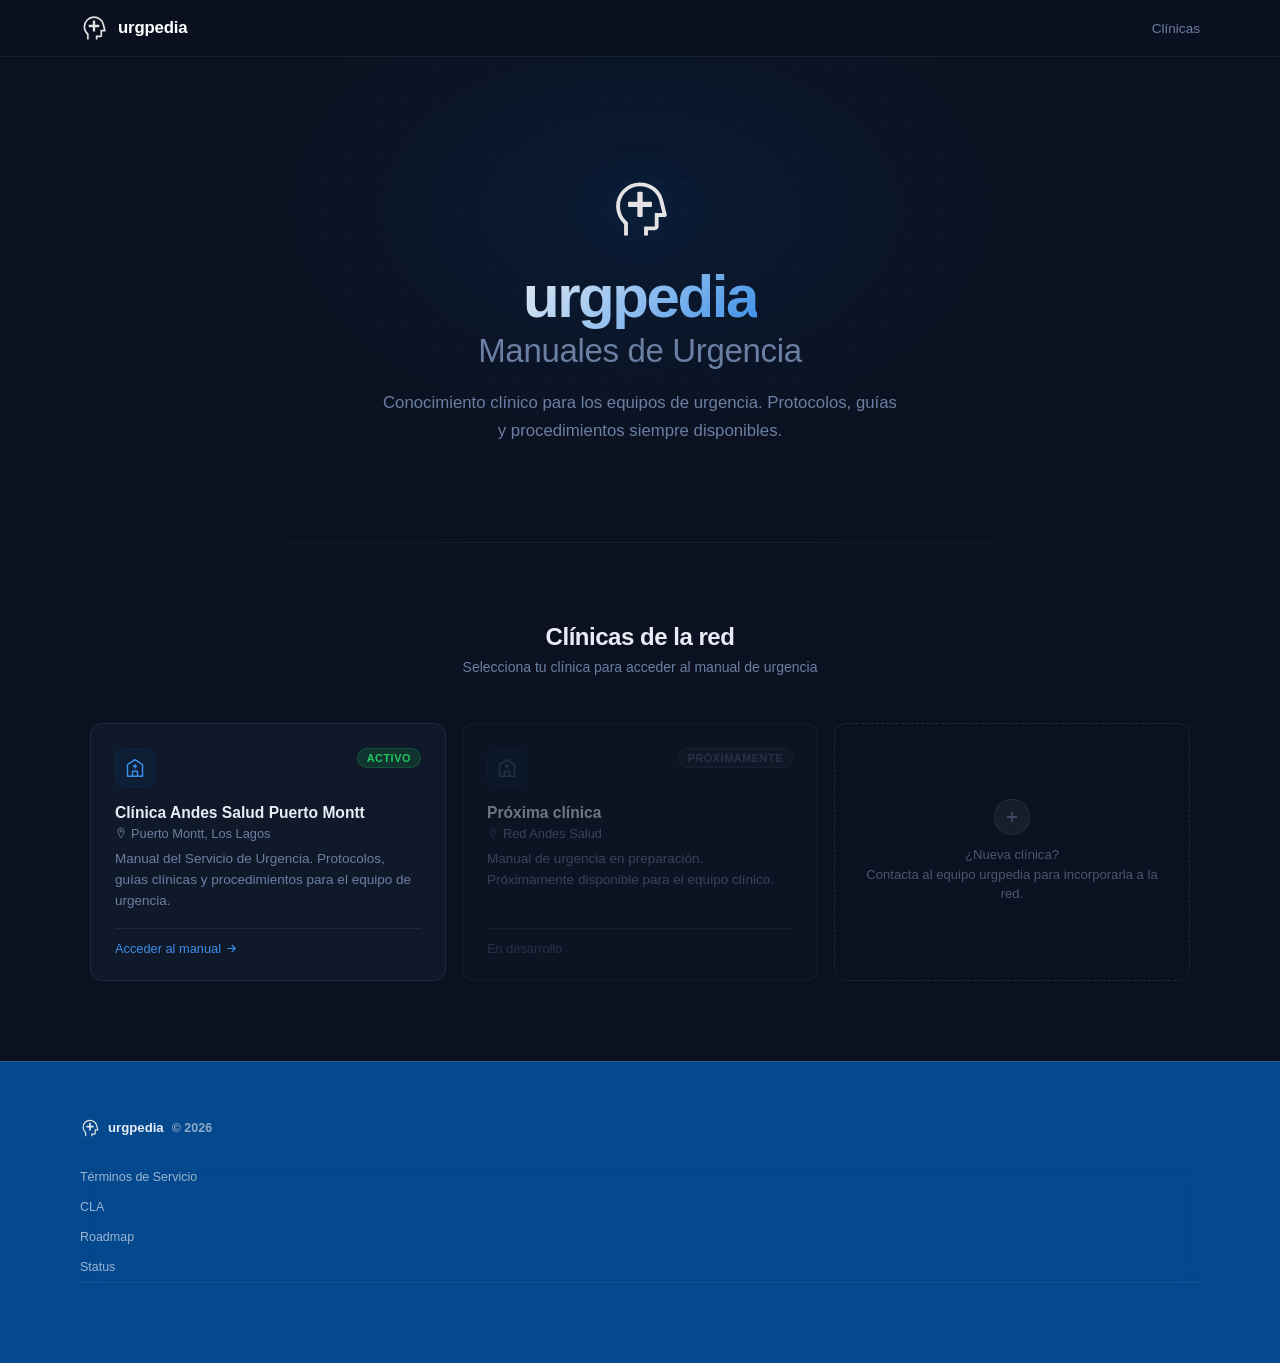
<file: landing/index.html>
<!DOCTYPE html>
<html lang="es">
<head>
  <meta charset="UTF-8">
  <meta name="viewport" content="width=device-width, initial-scale=1.0">
  <title>urgpedia — Red de Manuales de Urgencia</title>
  <meta name="description" content="Plataforma de manuales clínicos de urgencia para la red de clínicas Andes Salud.">
  <link rel="icon" type="image/svg+xml" href="/assets/urgpedia-favicon.svg">
  <style>
    *, *::before, *::after { box-sizing: border-box; margin: 0; padding: 0; }

    :root {
      --bg:           #0b1120;
      --bg-card:      #0f1929;
      --bg-card-hover:#111d30;
      --blue:         #04488e;
      --blue-mid:     #1a6bc7;
      --blue-bright:  #3b8fe8;
      --blue-glow:    rgba(4,72,142,.35);
      --border:       rgba(255,255,255,.07);
      --border-hover: rgba(59,143,232,.4);
      --text:         #e8edf5;
      --text-muted:   #6b7fa3;
      --text-dim:     #4a5670;
      --white:        #ffffff;
      --green:        #22c55e;
      --green-dim:    rgba(34,197,94,.15);
      --radius:       12px;
    }

    html { scroll-behavior: smooth; }

    body {
      font-family: -apple-system, BlinkMacSystemFont, 'Segoe UI', Roboto, sans-serif;
      background: var(--bg);
      color: var(--text);
      min-height: 100vh;
      display: flex;
      flex-direction: column;
    }

    /* ── NAV ─────────────────────────────────────── */
    nav {
      position: sticky; top: 0; z-index: 100;
      background: rgba(11,17,32,.85);
      border-bottom: 1px solid var(--border);
      backdrop-filter: blur(12px);
      -webkit-backdrop-filter: blur(12px);
    }
    .nav-inner {
      max-width: 1120px; margin: 0 auto;
      padding: 0;
      height: 56px;
      display: flex; align-items: center; justify-content: space-between;
    }
    .nav-brand {
      display: flex; align-items: center; gap: 10px;
      text-decoration: none;
    }
    .nav-brand img { width: 28px; height: 28px; flex-shrink: 0; }
    .nav-brand-name {
      font-size: 1.05rem; font-weight: 700; letter-spacing: -.01em;
      color: var(--white);
    }
    .nav-links { display: flex; gap: 24px; align-items: center; }
    .nav-links a {
      font-size: .85rem; color: var(--text-muted); text-decoration: none;
      transition: color .15s;
    }
    .nav-links a:hover { color: var(--text); }

    /* ── HERO ────────────────────────────────────── */
    .hero {
      padding: clamp(72px,12vw,120px) clamp(16px,5vw,64px) clamp(56px,10vw,96px);
      display: flex; align-items: center; justify-content: center;
      text-align: center;
      position: relative; overflow: hidden;
    }
    /* radial glow */
    .hero::before {
      content: '';
      position: absolute;
      top: -20%; left: 50%; transform: translateX(-50%);
      width: 800px; height: 500px;
      background: radial-gradient(ellipse at center, rgba(4,72,142,.18) 0%, transparent 70%);
      pointer-events: none;
    }
    /* dot grid */
    .hero::after {
      content: '';
      position: absolute; inset: 0;
      background-image: radial-gradient(rgba(255,255,255,.04) 1px, transparent 1px);
      background-size: 28px 28px;
      pointer-events: none;
    }
    .hero-content { position: relative; z-index: 1; max-width: 680px; }

    .hero-icon {
      width: 64px; height: 64px;
      margin: 0 auto 24px;
      display: block;
      filter: drop-shadow(0 0 20px var(--blue-glow));
    }

    .hero h1 {
      font-size: clamp(2.4rem,6vw,3.75rem);
      font-weight: 800; letter-spacing: -.04em;
      line-height: 1.05; margin-bottom: 20px;
      color: var(--white);
    }
    .hero h1 .brand {
      background: linear-gradient(135deg, #e8edf5 0%, var(--blue-bright) 100%);
      -webkit-background-clip: text; -webkit-text-fill-color: transparent;
      background-clip: text;
    }
    .hero h1 .sub {
      display: block;
      font-size: .55em; font-weight: 500;
      color: var(--text-muted);
      -webkit-text-fill-color: var(--text-muted);
      letter-spacing: -.01em;
      margin-top: 6px;
    }

    .hero p {
      font-size: clamp(.9rem,2vw,1.05rem);
      color: var(--text-muted); line-height: 1.7;
      max-width: 520px; margin: 0 auto;
    }

    /* ── DIVIDER ─────────────────────────────────── */
    .divider {
      height: 1px;
      background: linear-gradient(90deg, transparent, var(--border), transparent);
      margin: 0 clamp(16px,5vw,64px);
    }

    /* ── CLINICS ─────────────────────────────────── */
    .section {
      padding: clamp(48px,8vw,80px) clamp(16px,5vw,64px);
      flex: 1;
    }
    .section-header {
      text-align: center; margin-bottom: 48px;
    }
    .section-header h2 {
      font-size: clamp(1.2rem,2.5vw,1.5rem);
      font-weight: 600; letter-spacing: -.02em;
      color: var(--text); margin-bottom: 8px;
    }
    .section-header p {
      color: var(--text-muted); font-size: .875rem;
    }

    .cards {
      display: grid;
      grid-template-columns: repeat(auto-fill, minmax(280px, 1fr));
      gap: 16px;
      max-width: 1100px; margin: 0 auto;
    }

    /* ── CLINIC CARD ─────────────────────────────── */
    .card {
      background: var(--bg-card);
      border: 1px solid var(--border);
      border-radius: var(--radius);
      padding: 24px;
      display: flex; flex-direction: column; gap: 16px;
      transition: border-color .2s, background .2s, box-shadow .2s;
      text-decoration: none; color: inherit;
      position: relative; overflow: hidden;
    }
    .card:hover {
      border-color: var(--border-hover);
      background: var(--bg-card-hover);
      box-shadow: 0 0 0 1px rgba(59,143,232,.1), 0 8px 32px rgba(0,0,0,.3);
    }
    /* top accent line */
    .card::before {
      content: '';
      position: absolute; top: 0; left: 0; right: 0;
      height: 1px;
      background: linear-gradient(90deg, transparent, var(--blue-mid), transparent);
      opacity: 0; transition: opacity .2s;
    }
    .card:hover::before { opacity: 1; }

    .card.coming-soon {
      opacity: .45; pointer-events: none;
    }

    .card-header {
      display: flex; align-items: flex-start; justify-content: space-between; gap: 12px;
    }
    .card-icon {
      width: 40px; height: 40px;
      background: rgba(4,72,142,.12);
      border: 1px solid rgba(4,72,142,.2);
      border-radius: 9px;
      display: flex; align-items: center; justify-content: center;
      flex-shrink: 0;
    }
    .card-icon svg { width: 20px; height: 20px; }

    .badge {
      font-size: .68rem; font-weight: 600; letter-spacing: .05em;
      text-transform: uppercase;
      padding: 3px 9px; border-radius: 100px;
    }
    .badge-active {
      background: var(--green-dim);
      color: var(--green);
      border: 1px solid rgba(34,197,94,.2);
    }
    .badge-soon {
      background: rgba(255,255,255,.04);
      color: var(--text-dim);
      border: 1px solid var(--border);
    }

    .card-body h3 {
      font-size: .975rem; font-weight: 600;
      color: var(--text); margin-bottom: 4px;
    }
    .card-location {
      font-size: .8rem; color: var(--text-muted);
      display: flex; align-items: center; gap: 4px; margin-bottom: 8px;
    }
    .card-location svg { width: 12px; height: 12px; flex-shrink: 0; }
    .card-desc {
      font-size: .845rem; color: var(--text-muted); line-height: 1.55;
    }

    .card-footer {
      margin-top: auto;
      display: flex; align-items: center; justify-content: space-between;
      padding-top: 12px;
      border-top: 1px solid var(--border);
    }
    .card-link {
      font-size: .8rem; font-weight: 500; color: var(--blue-bright);
      display: flex; align-items: center; gap: 4px;
      transition: gap .15s;
    }
    .card:hover .card-link { gap: 6px; }
    .card-link svg { width: 13px; height: 13px; }

    /* ── ADD CARD ────────────────────────────────── */
    .card-add {
      border: 1px dashed rgba(255,255,255,.1);
      background: transparent;
      align-items: center; justify-content: center;
      text-align: center; gap: 10px;
      min-height: 180px;
      cursor: default;
    }
    .card-add::before { display: none; }
    .card-add:hover { border-color: rgba(255,255,255,.1); background: transparent; box-shadow: none; }
    .card-add-icon {
      width: 36px; height: 36px; border-radius: 50%;
      background: rgba(255,255,255,.05);
      border: 1px solid var(--border);
      display: flex; align-items: center; justify-content: center;
      margin: 0 auto;
    }
    .card-add-icon svg { width: 16px; height: 16px; color: var(--text-dim); }
    .card-add p { font-size: .82rem; color: var(--text-dim); line-height: 1.5; }

    /* ── FOOTER ──────────────────────────────────── */
    footer {
      border-top: 1px solid rgba(255,255,255,.12);
      background: #04488e;
    }
    .footer-inner {
      max-width: 1120px; margin: 0 auto;
      padding: 56px 0 80px;
      display: flex; flex-direction: column; gap: 24px;
    }
    .footer-brand {
      display: flex; align-items: center; gap: 8px;
      color: rgba(255,255,255,.9); font-weight: 600; font-size: .825rem;
    }
    .footer-brand img { width: 20px; height: 20px; }
    .footer-copy { color: rgba(255,255,255,.55); font-size: .78rem; }
    .footer-links {
      display: flex; flex-direction: column; gap: 0; background: transparent;
    }
    .footer-links a {
      color: rgba(255,255,255,.6); text-decoration: none; font-size: .78rem;
      transition: color .15s; width: fit-content; padding: 8px 0;
    }
    .footer-links a:hover { color: rgba(255,255,255,.95); }

    /* ── RESPONSIVE ──────────────────────────────── */
    @media (max-width: 768px) {
      .nav-inner { padding: 0 16px; }
      .footer-inner { padding: 40px 16px 64px; }
    }
    @media (max-width: 600px) {
      .nav-links { display: none; }
    }
  </style>
</head>
<body>

<!-- NAV -->
<nav>
  <div class="nav-inner">
    <a href="/" class="nav-brand">
      <img src="/assets/urgpedia-icon.svg" alt="urgpedia" width="28" height="28">
      <span class="nav-brand-name">urgpedia</span>
    </a>
    <div class="nav-links">
      <a href="#clinicas">Clínicas</a>
    </div>
  </div>
</nav>

<!-- HERO -->
<section class="hero">
  <div class="hero-content">
    <img class="hero-icon" src="/assets/urgpedia-icon.svg" alt="urgpedia" width="64" height="64">
    <h1>
      <span class="brand">urgpedia</span>
      <span class="sub">Manuales de Urgencia</span>
    </h1>
    <p>Conocimiento clínico para los equipos de urgencia. Protocolos, guías y procedimientos siempre disponibles.</p>
  </div>
</section>

<div class="divider"></div>

<!-- CLINICS -->
<section class="section" id="clinicas">
  <div class="section-header">
    <h2>Clínicas de la red</h2>
    <p>Selecciona tu clínica para acceder al manual de urgencia</p>
  </div>

  <div class="cards">

    <!-- ── CLÍNICA ACTIVA: Puerto Montt ── -->
    <a href="https://caspm.urgpedia.cl" class="card">
      <div class="card-header">
        <div class="card-icon">
          <svg viewBox="0 0 24 24" fill="none" xmlns="http://www.w3.org/2000/svg">
            <path d="M3 22V8l9-6 9 6v14H3z" stroke="#3b8fe8" stroke-width="1.8" stroke-linejoin="round"/>
            <path d="M9 22V16h6v6" stroke="#3b8fe8" stroke-width="1.8" stroke-linejoin="round"/>
            <path d="M12 8v4M10 10h4" stroke="#3b8fe8" stroke-width="1.8" stroke-linecap="round"/>
          </svg>
        </div>
        <span class="badge badge-active">Activo</span>
      </div>
      <div class="card-body">
        <h3>Clínica Andes Salud Puerto Montt</h3>
        <div class="card-location">
          <svg viewBox="0 0 24 24" fill="none" xmlns="http://www.w3.org/2000/svg">
            <path d="M12 2C8.686 2 6 4.686 6 8c0 5.25 6 14 6 14s6-8.75 6-14c0-3.314-2.686-6-6-6z" stroke="#6b7fa3" stroke-width="1.8"/>
            <circle cx="12" cy="8" r="2" stroke="#6b7fa3" stroke-width="1.8"/>
          </svg>
          Puerto Montt, Los Lagos
        </div>
        <p class="card-desc">Manual del Servicio de Urgencia. Protocolos, guías clínicas y procedimientos para el equipo de urgencia.</p>
      </div>
      <div class="card-footer">
        <span class="card-link">
          Acceder al manual
          <svg viewBox="0 0 24 24" fill="none" xmlns="http://www.w3.org/2000/svg">
            <path d="M5 12h14M13 6l6 6-6 6" stroke="#3b8fe8" stroke-width="2" stroke-linecap="round" stroke-linejoin="round"/>
          </svg>
        </span>
      </div>
    </a>

    <!-- ── PRÓXIMAMENTE ──
         Para agregar una nueva clínica: copia un bloque .card, quita
         "coming-soon", actualiza href/nombre/ciudad/descripción y cambia
         badge-soon por badge-active. -->
    <div class="card coming-soon">
      <div class="card-header">
        <div class="card-icon">
          <svg viewBox="0 0 24 24" fill="none" xmlns="http://www.w3.org/2000/svg">
            <path d="M3 22V8l9-6 9 6v14H3z" stroke="#4a5670" stroke-width="1.8" stroke-linejoin="round"/>
            <path d="M9 22V16h6v6" stroke="#4a5670" stroke-width="1.8" stroke-linejoin="round"/>
            <path d="M12 8v4M10 10h4" stroke="#4a5670" stroke-width="1.8" stroke-linecap="round"/>
          </svg>
        </div>
        <span class="badge badge-soon">Próximamente</span>
      </div>
      <div class="card-body">
        <h3>Próxima clínica</h3>
        <div class="card-location">
          <svg viewBox="0 0 24 24" fill="none" xmlns="http://www.w3.org/2000/svg">
            <path d="M12 2C8.686 2 6 4.686 6 8c0 5.25 6 14 6 14s6-8.75 6-14c0-3.314-2.686-6-6-6z" stroke="#4a5670" stroke-width="1.8"/>
            <circle cx="12" cy="8" r="2" stroke="#4a5670" stroke-width="1.8"/>
          </svg>
          Red Andes Salud
        </div>
        <p class="card-desc">Manual de urgencia en preparación. Próximamente disponible para el equipo clínico.</p>
      </div>
      <div class="card-footer">
        <span class="card-link" style="color:var(--text-dim);">En desarrollo</span>
      </div>
    </div>

    <!-- ── AGREGAR CLÍNICA ── -->
    <div class="card card-add">
      <div class="card-add-icon">
        <svg viewBox="0 0 24 24" fill="none" xmlns="http://www.w3.org/2000/svg">
          <path d="M12 5v14M5 12h14" stroke="#4a5670" stroke-width="2" stroke-linecap="round"/>
        </svg>
      </div>
      <p>¿Nueva clínica?<br>Contacta al equipo urgpedia para incorporarla a la red.</p>
    </div>

  </div>
</section>

<!-- FOOTER -->
<footer>
  <div class="footer-inner">
    <div class="footer-brand">
      <img src="/assets/urgpedia-icon.svg" alt="urgpedia" width="20" height="20">
      <span>urgpedia</span>
      <span class="footer-copy">© 2026</span>
    </div>
    <nav class="footer-links">
      <a href="/terminos">Términos de Servicio</a>
      <a href="/cla">CLA</a>
      <a href="/roadmap">Roadmap</a>
      <a href="/status">Status</a>
    </nav>
  </div>
</footer>

</body>
</html>
</file>
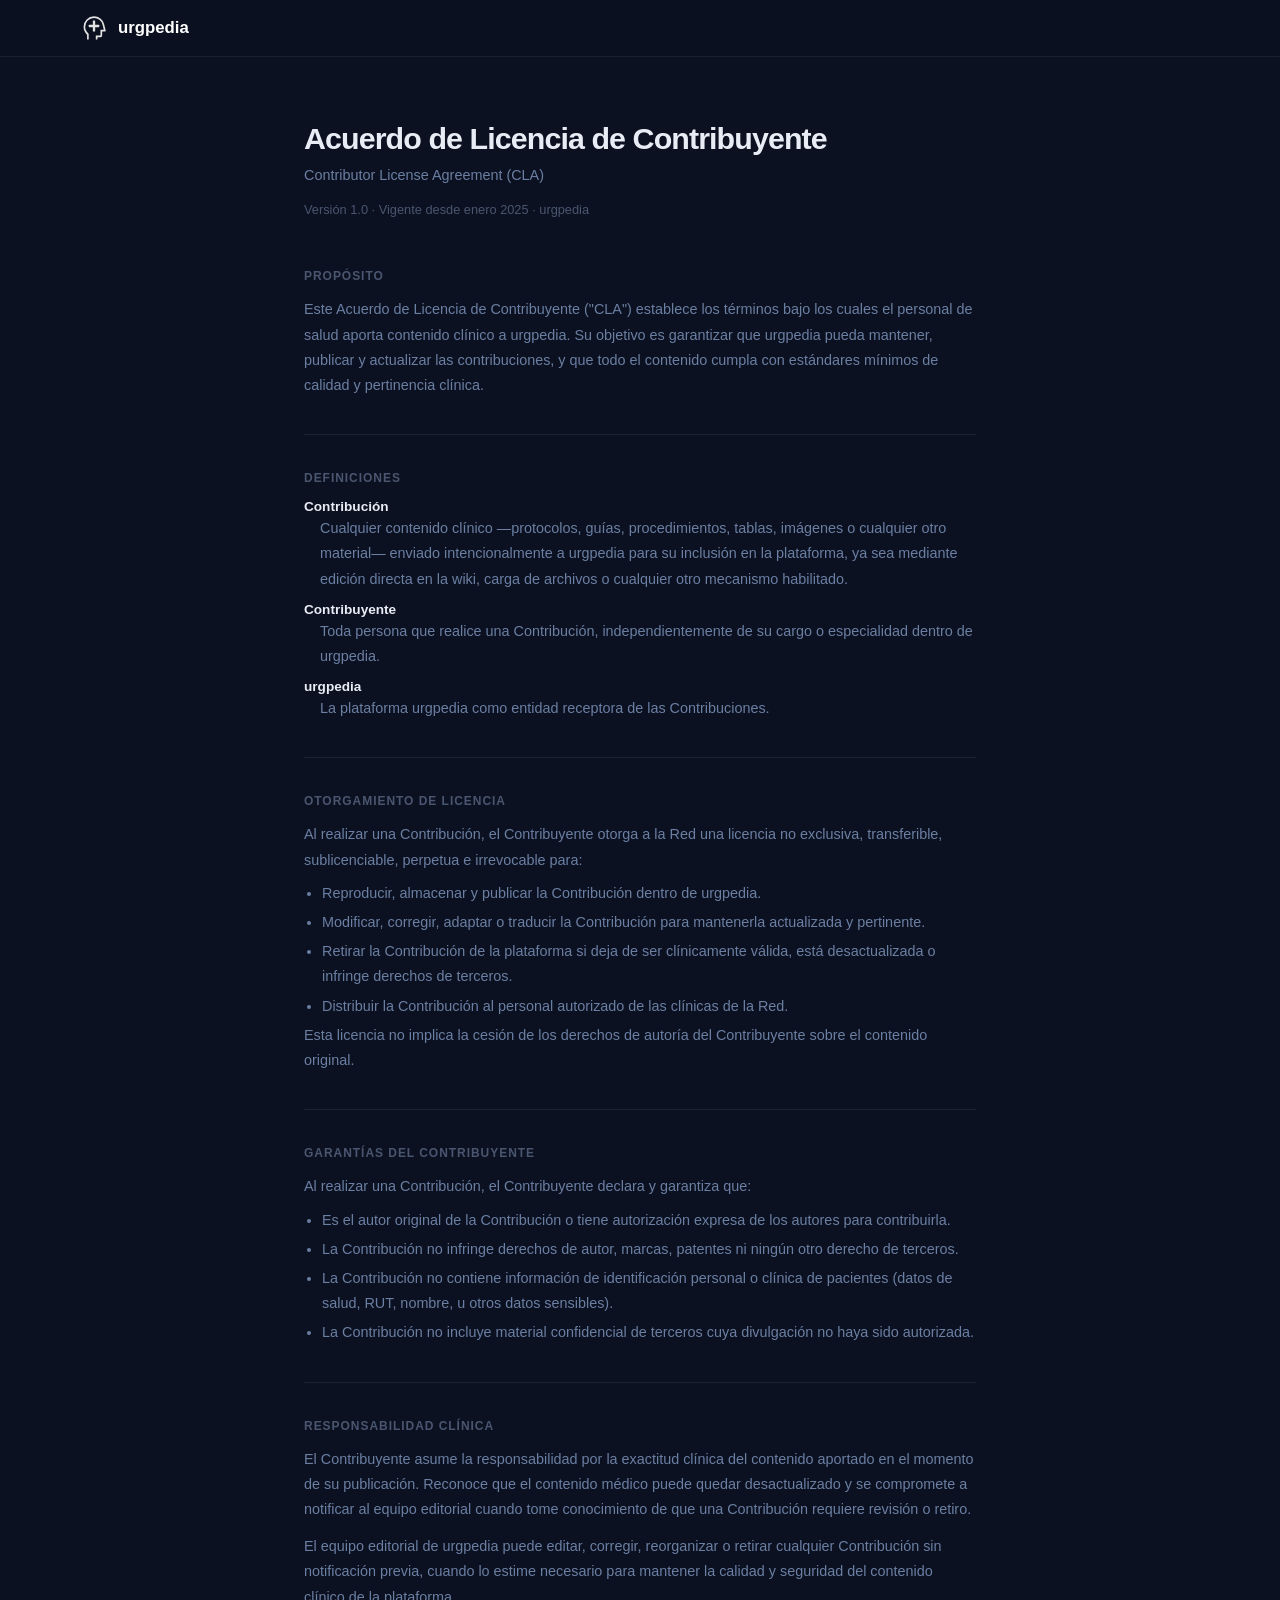
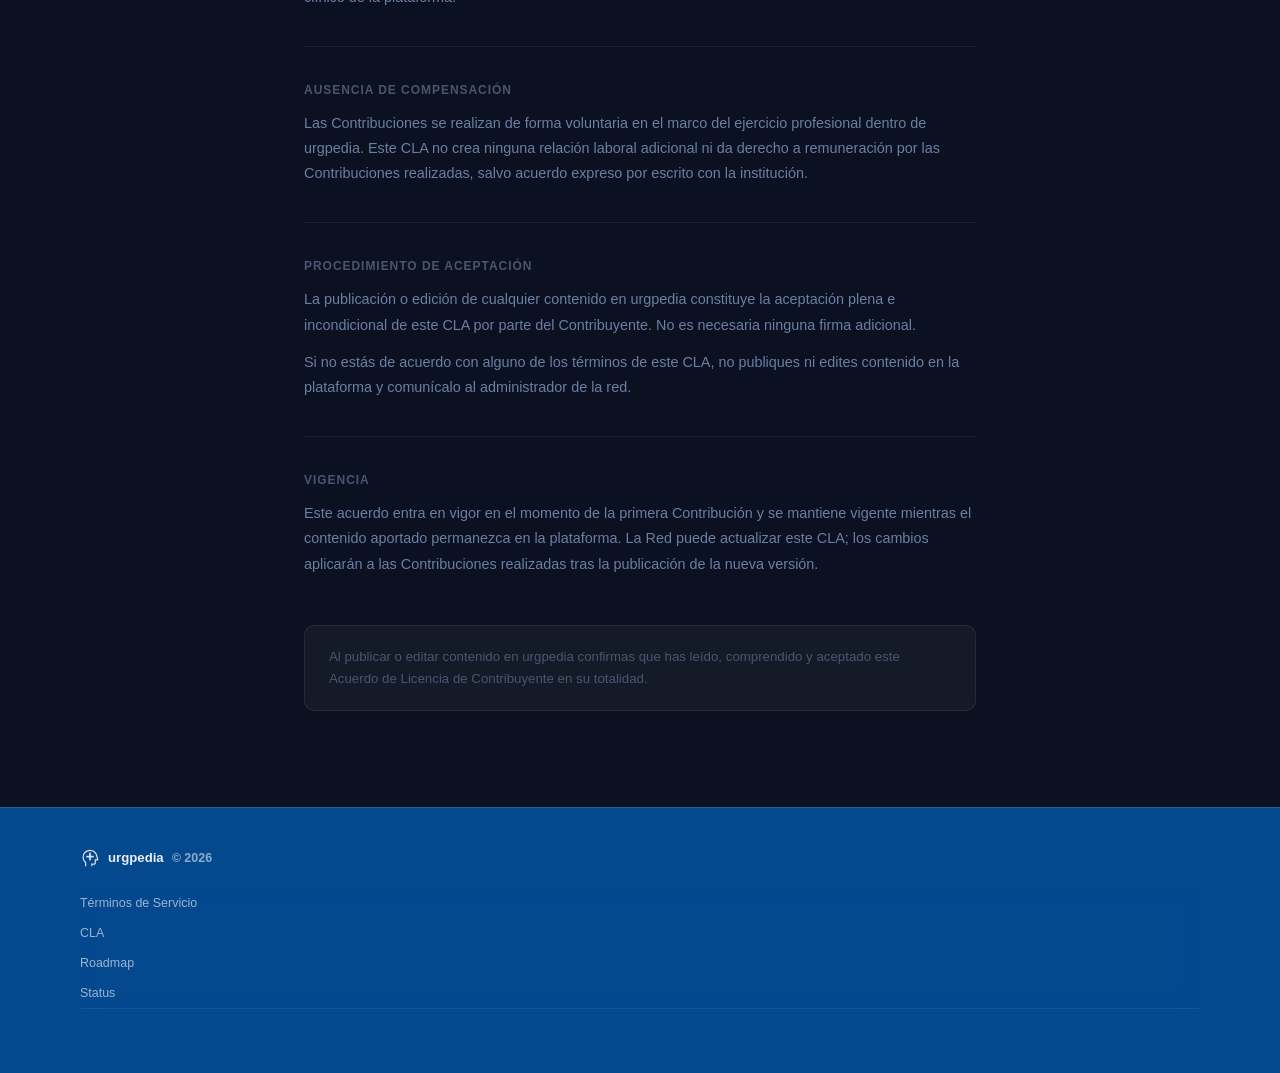
<file: landing/cla/index.html>
<!DOCTYPE html>
<html lang="es">
<head>
  <meta charset="UTF-8">
  <meta name="viewport" content="width=device-width, initial-scale=1.0">
  <title>CLA — urgpedia</title>
  <link rel="icon" type="image/svg+xml" href="/assets/urgpedia-favicon.svg">
  <style>
    *, *::before, *::after { box-sizing: border-box; margin: 0; padding: 0; }
    :root {
      --bg: #0b1120; --bg-card: #0f1929;
      --border: rgba(255,255,255,.07);
      --text: #e8edf5; --text-muted: #6b7fa3; --text-dim: #4a5670;
      --white: #ffffff;
    }
    body {
      font-family: -apple-system, BlinkMacSystemFont, 'Segoe UI', Roboto, sans-serif;
      background: var(--bg); color: var(--text); min-height: 100vh;
      display: flex; flex-direction: column;
    }
    nav {
      position: sticky; top: 0; z-index: 100;
      background: rgba(11,17,32,.85); border-bottom: 1px solid var(--border);
      backdrop-filter: blur(12px); -webkit-backdrop-filter: blur(12px);
    }
    .nav-inner {
      max-width: 1120px; margin: 0 auto; padding: 0;
      height: 56px; display: flex; align-items: center;
    }
    .nav-brand { display: flex; align-items: center; gap: 10px; text-decoration: none; }
    .nav-brand img { width: 28px; height: 28px; }
    .nav-brand-name { font-size: 1.05rem; font-weight: 700; color: var(--white); }
    main { flex: 1; }
    .content { max-width: 720px; margin: 0 auto; padding: 64px 24px 96px; }
    h1 { font-size: clamp(1.4rem,3vw,1.9rem); font-weight: 700; letter-spacing: -.03em; margin-bottom: 8px; }
    .subtitle { color: var(--text-muted); font-size: .9rem; margin-bottom: 8px; line-height: 1.6; }
    .meta { color: var(--text-dim); font-size: .8rem; margin-bottom: 48px; }
    section { padding-top: 36px; margin-top: 36px; border-top: 1px solid var(--border); }
    section:first-of-type { border-top: none; padding-top: 0; margin-top: 0; }
    h2 { font-size: .75rem; font-weight: 600; color: var(--text-dim); text-transform: uppercase; letter-spacing: .08em; margin-bottom: 14px; }
    p { font-size: .9rem; color: var(--text-muted); line-height: 1.75; }
    p + p { margin-top: 12px; }
    ul { padding-left: 18px; margin-top: 8px; }
    li { font-size: .9rem; color: var(--text-muted); line-height: 1.75; margin-bottom: 4px; }
    dl { margin-top: 8px; display: flex; flex-direction: column; gap: 10px; }
    dt { font-size: .85rem; font-weight: 600; color: var(--text); }
    dd { font-size: .9rem; color: var(--text-muted); line-height: 1.75; padding-left: 16px; margin-top: 2px; }
    .acceptance-box {
      margin-top: 48px; padding: 20px 24px;
      background: rgba(255,255,255,.04); border: 1px solid var(--border);
      border-radius: 10px;
    }
    .acceptance-box p { font-size: .83rem; color: var(--text-dim); line-height: 1.65; }
    footer { border-top: 1px solid rgba(255,255,255,.12); background: #04488e; }
    .footer-inner {
      max-width: 1120px; margin: 0 auto; padding: 40px 0 64px;
      display: flex; flex-direction: column; gap: 20px;
    }
    .footer-brand { display: flex; align-items: center; gap: 8px; color: rgba(255,255,255,.9); font-weight: 600; font-size: .825rem; }
    .footer-brand img { width: 20px; height: 20px; }
    .footer-copy { color: rgba(255,255,255,.55); font-size: .78rem; }
    .footer-links { display: flex; flex-direction: column; gap: 0; background: transparent; }
    .footer-links a { color: rgba(255,255,255,.6); text-decoration: none; font-size: .78rem; transition: color .15s; width: fit-content; padding: 8px 0; }
    .footer-links a:hover { color: rgba(255,255,255,.95); }
    @media (max-width: 768px) {
      .nav-inner { padding: 0 16px; }
      .footer-inner { padding: 40px 16px 64px; }
    }
  </style>
</head>
<body>
<nav>
  <div class="nav-inner">
    <a href="/" class="nav-brand">
      <img src="/assets/urgpedia-icon.svg" alt="urgpedia" width="28" height="28">
      <span class="nav-brand-name">urgpedia</span>
    </a>
  </div>
</nav>
<main>
  <div class="content">
    <h1>Acuerdo de Licencia de Contribuyente</h1>
    <p class="subtitle">Contributor License Agreement (CLA)</p>
    <p class="meta">Versión 1.0 · Vigente desde enero 2025 · urgpedia</p>

    <section>
      <h2>Propósito</h2>
      <p>Este Acuerdo de Licencia de Contribuyente ("CLA") establece los términos bajo los cuales el personal de salud aporta contenido clínico a urgpedia. Su objetivo es garantizar que urgpedia pueda mantener, publicar y actualizar las contribuciones, y que todo el contenido cumpla con estándares mínimos de calidad y pertinencia clínica.</p>
    </section>

    <section>
      <h2>Definiciones</h2>
      <dl>
        <div>
          <dt>Contribución</dt>
          <dd>Cualquier contenido clínico —protocolos, guías, procedimientos, tablas, imágenes o cualquier otro material— enviado intencionalmente a urgpedia para su inclusión en la plataforma, ya sea mediante edición directa en la wiki, carga de archivos o cualquier otro mecanismo habilitado.</dd>
        </div>
        <div>
          <dt>Contribuyente</dt>
          <dd>Toda persona que realice una Contribución, independientemente de su cargo o especialidad dentro de urgpedia.</dd>
        </div>
        <div>
          <dt>urgpedia</dt>
          <dd>La plataforma urgpedia como entidad receptora de las Contribuciones.</dd>
        </div>
      </dl>
    </section>

    <section>
      <h2>Otorgamiento de licencia</h2>
      <p>Al realizar una Contribución, el Contribuyente otorga a la Red una licencia no exclusiva, transferible, sublicenciable, perpetua e irrevocable para:</p>
      <ul>
        <li>Reproducir, almacenar y publicar la Contribución dentro de urgpedia.</li>
        <li>Modificar, corregir, adaptar o traducir la Contribución para mantenerla actualizada y pertinente.</li>
        <li>Retirar la Contribución de la plataforma si deja de ser clínicamente válida, está desactualizada o infringe derechos de terceros.</li>
        <li>Distribuir la Contribución al personal autorizado de las clínicas de la Red.</li>
      </ul>
      <p>Esta licencia no implica la cesión de los derechos de autoría del Contribuyente sobre el contenido original.</p>
    </section>

    <section>
      <h2>Garantías del contribuyente</h2>
      <p>Al realizar una Contribución, el Contribuyente declara y garantiza que:</p>
      <ul>
        <li>Es el autor original de la Contribución o tiene autorización expresa de los autores para contribuirla.</li>
        <li>La Contribución no infringe derechos de autor, marcas, patentes ni ningún otro derecho de terceros.</li>
        <li>La Contribución no contiene información de identificación personal o clínica de pacientes (datos de salud, RUT, nombre, u otros datos sensibles).</li>
        <li>La Contribución no incluye material confidencial de terceros cuya divulgación no haya sido autorizada.</li>
      </ul>
    </section>

    <section>
      <h2>Responsabilidad clínica</h2>
      <p>El Contribuyente asume la responsabilidad por la exactitud clínica del contenido aportado en el momento de su publicación. Reconoce que el contenido médico puede quedar desactualizado y se compromete a notificar al equipo editorial cuando tome conocimiento de que una Contribución requiere revisión o retiro.</p>
      <p>El equipo editorial de urgpedia puede editar, corregir, reorganizar o retirar cualquier Contribución sin notificación previa, cuando lo estime necesario para mantener la calidad y seguridad del contenido clínico de la plataforma.</p>
    </section>

    <section>
      <h2>Ausencia de compensación</h2>
      <p>Las Contribuciones se realizan de forma voluntaria en el marco del ejercicio profesional dentro de urgpedia. Este CLA no crea ninguna relación laboral adicional ni da derecho a remuneración por las Contribuciones realizadas, salvo acuerdo expreso por escrito con la institución.</p>
    </section>

    <section>
      <h2>Procedimiento de aceptación</h2>
      <p>La publicación o edición de cualquier contenido en urgpedia constituye la aceptación plena e incondicional de este CLA por parte del Contribuyente. No es necesaria ninguna firma adicional.</p>
      <p>Si no estás de acuerdo con alguno de los términos de este CLA, no publiques ni edites contenido en la plataforma y comunícalo al administrador de la red.</p>
    </section>

    <section>
      <h2>Vigencia</h2>
      <p>Este acuerdo entra en vigor en el momento de la primera Contribución y se mantiene vigente mientras el contenido aportado permanezca en la plataforma. La Red puede actualizar este CLA; los cambios aplicarán a las Contribuciones realizadas tras la publicación de la nueva versión.</p>
    </section>

    <div class="acceptance-box">
      <p>Al publicar o editar contenido en urgpedia confirmas que has leído, comprendido y aceptado este Acuerdo de Licencia de Contribuyente en su totalidad.</p>
    </div>
  </div>
</main>
<footer>
  <div class="footer-inner">
    <div class="footer-brand">
      <img src="/assets/urgpedia-icon.svg" alt="urgpedia" width="20" height="20">
      <span>urgpedia</span>
      <span class="footer-copy">© 2026</span>
    </div>
    <nav class="footer-links">
      <a href="/terminos">Términos de Servicio</a>
      <a href="/cla">CLA</a>
      <a href="/roadmap">Roadmap</a>
      <a href="/status">Status</a>
    </nav>
  </div>
</footer>
</body>
</html>
</file>
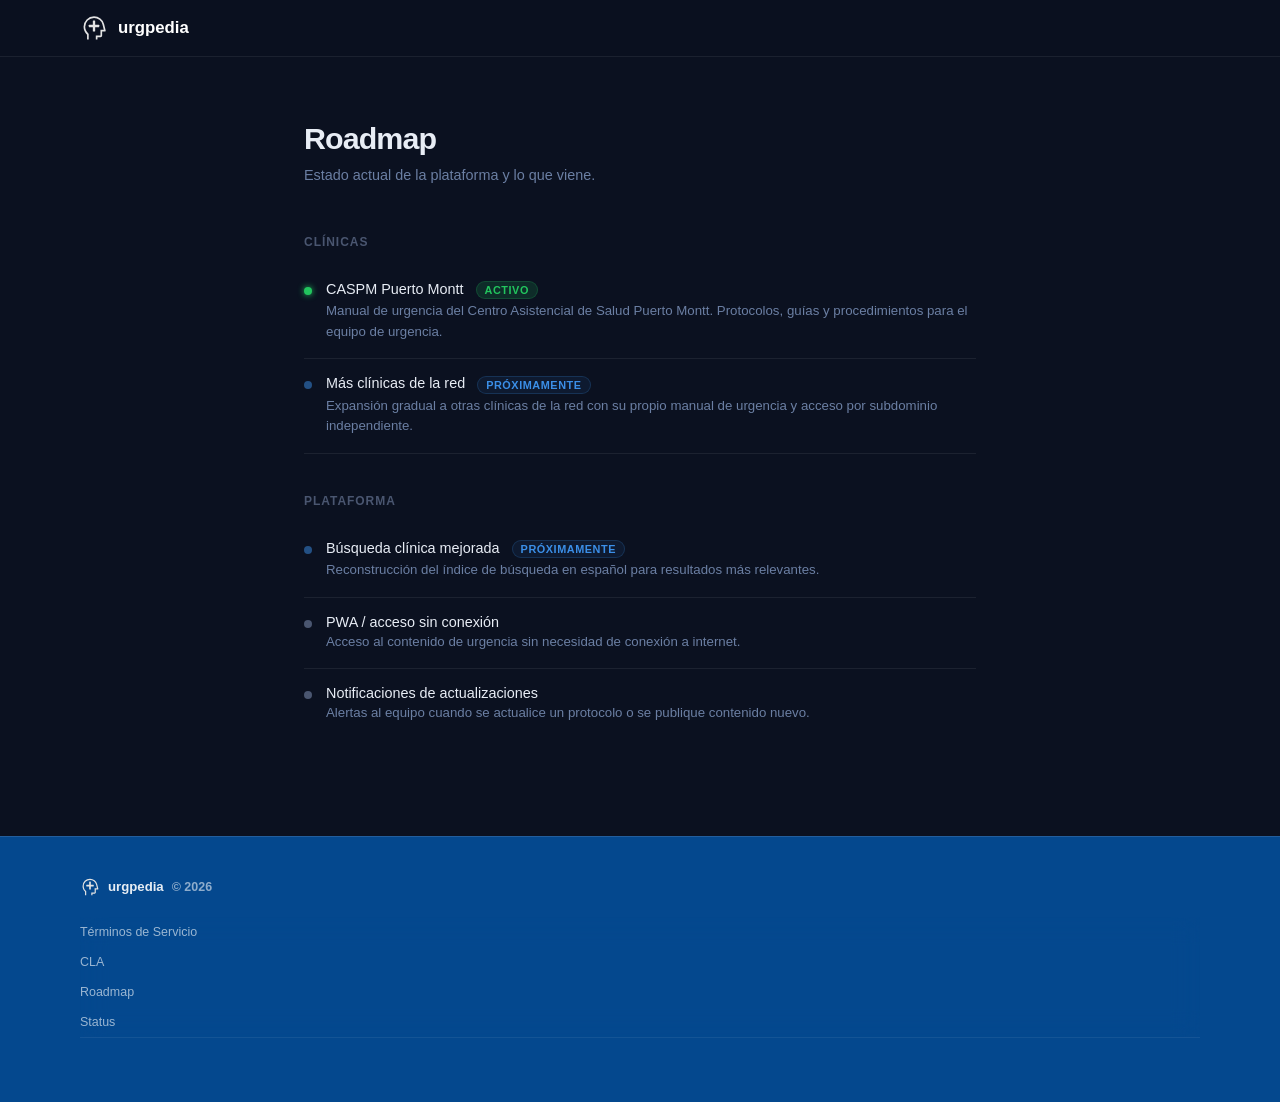
<file: landing/roadmap/index.html>
<!DOCTYPE html>
<html lang="es">
<head>
  <meta charset="UTF-8">
  <meta name="viewport" content="width=device-width, initial-scale=1.0">
  <title>Roadmap — urgpedia</title>
  <link rel="icon" type="image/svg+xml" href="/assets/urgpedia-favicon.svg">
  <style>
    *, *::before, *::after { box-sizing: border-box; margin: 0; padding: 0; }
    :root {
      --bg: #0b1120; --bg-card: #0f1929;
      --border: rgba(255,255,255,.07);
      --text: #e8edf5; --text-muted: #6b7fa3; --text-dim: #4a5670;
      --blue: #04488e; --blue-bright: #3b8fe8;
      --green: #22c55e; --green-dim: rgba(34,197,94,.15); --green-border: rgba(34,197,94,.2);
      --white: #ffffff;
    }
    body {
      font-family: -apple-system, BlinkMacSystemFont, 'Segoe UI', Roboto, sans-serif;
      background: var(--bg); color: var(--text); min-height: 100vh;
      display: flex; flex-direction: column;
    }
    nav {
      position: sticky; top: 0; z-index: 100;
      background: rgba(11,17,32,.85); border-bottom: 1px solid var(--border);
      backdrop-filter: blur(12px); -webkit-backdrop-filter: blur(12px);
    }
    .nav-inner {
      max-width: 1120px; margin: 0 auto; padding: 0;
      height: 56px; display: flex; align-items: center;
    }
    .nav-brand { display: flex; align-items: center; gap: 10px; text-decoration: none; }
    .nav-brand img { width: 28px; height: 28px; }
    .nav-brand-name { font-size: 1.05rem; font-weight: 700; color: var(--white); }
    main { flex: 1; }
    .content { max-width: 720px; margin: 0 auto; padding: 64px 24px 96px; }
    h1 { font-size: clamp(1.4rem,3vw,1.9rem); font-weight: 700; letter-spacing: -.03em; margin-bottom: 8px; }
    .subtitle { color: var(--text-muted); font-size: .9rem; margin-bottom: 48px; line-height: 1.6; }
    h2 { font-size: .75rem; font-weight: 600; color: var(--text-dim); text-transform: uppercase; letter-spacing: .08em; margin-bottom: 16px; margin-top: 40px; }
    h2:first-of-type { margin-top: 0; }
    .item {
      display: flex; gap: 14px; align-items: flex-start;
      padding: 16px 0; border-bottom: 1px solid var(--border);
    }
    .item:last-of-type { border-bottom: none; }
    .dot {
      width: 8px; height: 8px; border-radius: 50%; flex-shrink: 0; margin-top: 6px;
    }
    .dot-green { background: var(--green); box-shadow: 0 0 6px var(--green); }
    .dot-blue  { background: var(--blue-bright); opacity: .5; }
    .dot-dim   { background: var(--text-dim); }
    .item-name { font-size: .9rem; font-weight: 500; color: var(--text); margin-bottom: 2px; }
    .item-desc { font-size: .83rem; color: var(--text-muted); line-height: 1.55; }
    .tag {
      display: inline-block; font-size: .68rem; font-weight: 600; letter-spacing: .05em;
      text-transform: uppercase; padding: 2px 8px; border-radius: 100px; margin-left: 8px;
      vertical-align: middle;
    }
    .tag-active { background: var(--green-dim); color: var(--green); border: 1px solid var(--green-border); }
    .tag-soon   { background: rgba(59,143,232,.08); color: var(--blue-bright); border: 1px solid rgba(59,143,232,.2); }
    footer { border-top: 1px solid rgba(255,255,255,.12); background: #04488e; }
    .footer-inner {
      max-width: 1120px; margin: 0 auto; padding: 40px 0 64px;
      display: flex; flex-direction: column; gap: 20px;
    }
    .footer-brand { display: flex; align-items: center; gap: 8px; color: rgba(255,255,255,.9); font-weight: 600; font-size: .825rem; }
    .footer-brand img { width: 20px; height: 20px; }
    .footer-copy { color: rgba(255,255,255,.55); font-size: .78rem; }
    .footer-links { display: flex; flex-direction: column; gap: 0; background: transparent; }
    .footer-links a { color: rgba(255,255,255,.6); text-decoration: none; font-size: .78rem; transition: color .15s; width: fit-content; padding: 8px 0; }
    .footer-links a:hover { color: rgba(255,255,255,.95); }
    @media (max-width: 768px) {
      .nav-inner { padding: 0 16px; }
      .footer-inner { padding: 40px 16px 64px; }
    }
  </style>
</head>
<body>
<nav>
  <div class="nav-inner">
    <a href="/" class="nav-brand">
      <img src="/assets/urgpedia-icon.svg" alt="urgpedia" width="28" height="28">
      <span class="nav-brand-name">urgpedia</span>
    </a>
  </div>
</nav>
<main>
  <div class="content">
    <h1>Roadmap</h1>
    <p class="subtitle">Estado actual de la plataforma y lo que viene.</p>

    <h2>Clínicas</h2>
    <div class="item">
      <div class="dot dot-green"></div>
      <div>
        <div class="item-name">CASPM Puerto Montt <span class="tag tag-active">Activo</span></div>
        <div class="item-desc">Manual de urgencia del Centro Asistencial de Salud Puerto Montt. Protocolos, guías y procedimientos para el equipo de urgencia.</div>
      </div>
    </div>
    <div class="item">
      <div class="dot dot-blue"></div>
      <div>
        <div class="item-name">Más clínicas de la red <span class="tag tag-soon">Próximamente</span></div>
        <div class="item-desc">Expansión gradual a otras clínicas de la red con su propio manual de urgencia y acceso por subdominio independiente.</div>
      </div>
    </div>

    <h2>Plataforma</h2>
    <div class="item">
      <div class="dot dot-blue"></div>
      <div>
        <div class="item-name">Búsqueda clínica mejorada <span class="tag tag-soon">Próximamente</span></div>
        <div class="item-desc">Reconstrucción del índice de búsqueda en español para resultados más relevantes.</div>
      </div>
    </div>
    <div class="item">
      <div class="dot dot-dim"></div>
      <div>
        <div class="item-name">PWA / acceso sin conexión</div>
        <div class="item-desc">Acceso al contenido de urgencia sin necesidad de conexión a internet.</div>
      </div>
    </div>
    <div class="item">
      <div class="dot dot-dim"></div>
      <div>
        <div class="item-name">Notificaciones de actualizaciones</div>
        <div class="item-desc">Alertas al equipo cuando se actualice un protocolo o se publique contenido nuevo.</div>
      </div>
    </div>
  </div>
</main>
<footer>
  <div class="footer-inner">
    <div class="footer-brand">
      <img src="/assets/urgpedia-icon.svg" alt="urgpedia" width="20" height="20">
      <span>urgpedia</span>
      <span class="footer-copy">© 2026</span>
    </div>
    <nav class="footer-links">
      <a href="/terminos">Términos de Servicio</a>
      <a href="/cla">CLA</a>
      <a href="/roadmap">Roadmap</a>
      <a href="/status">Status</a>
    </nav>
  </div>
</footer>
</body>
</html>
</file>
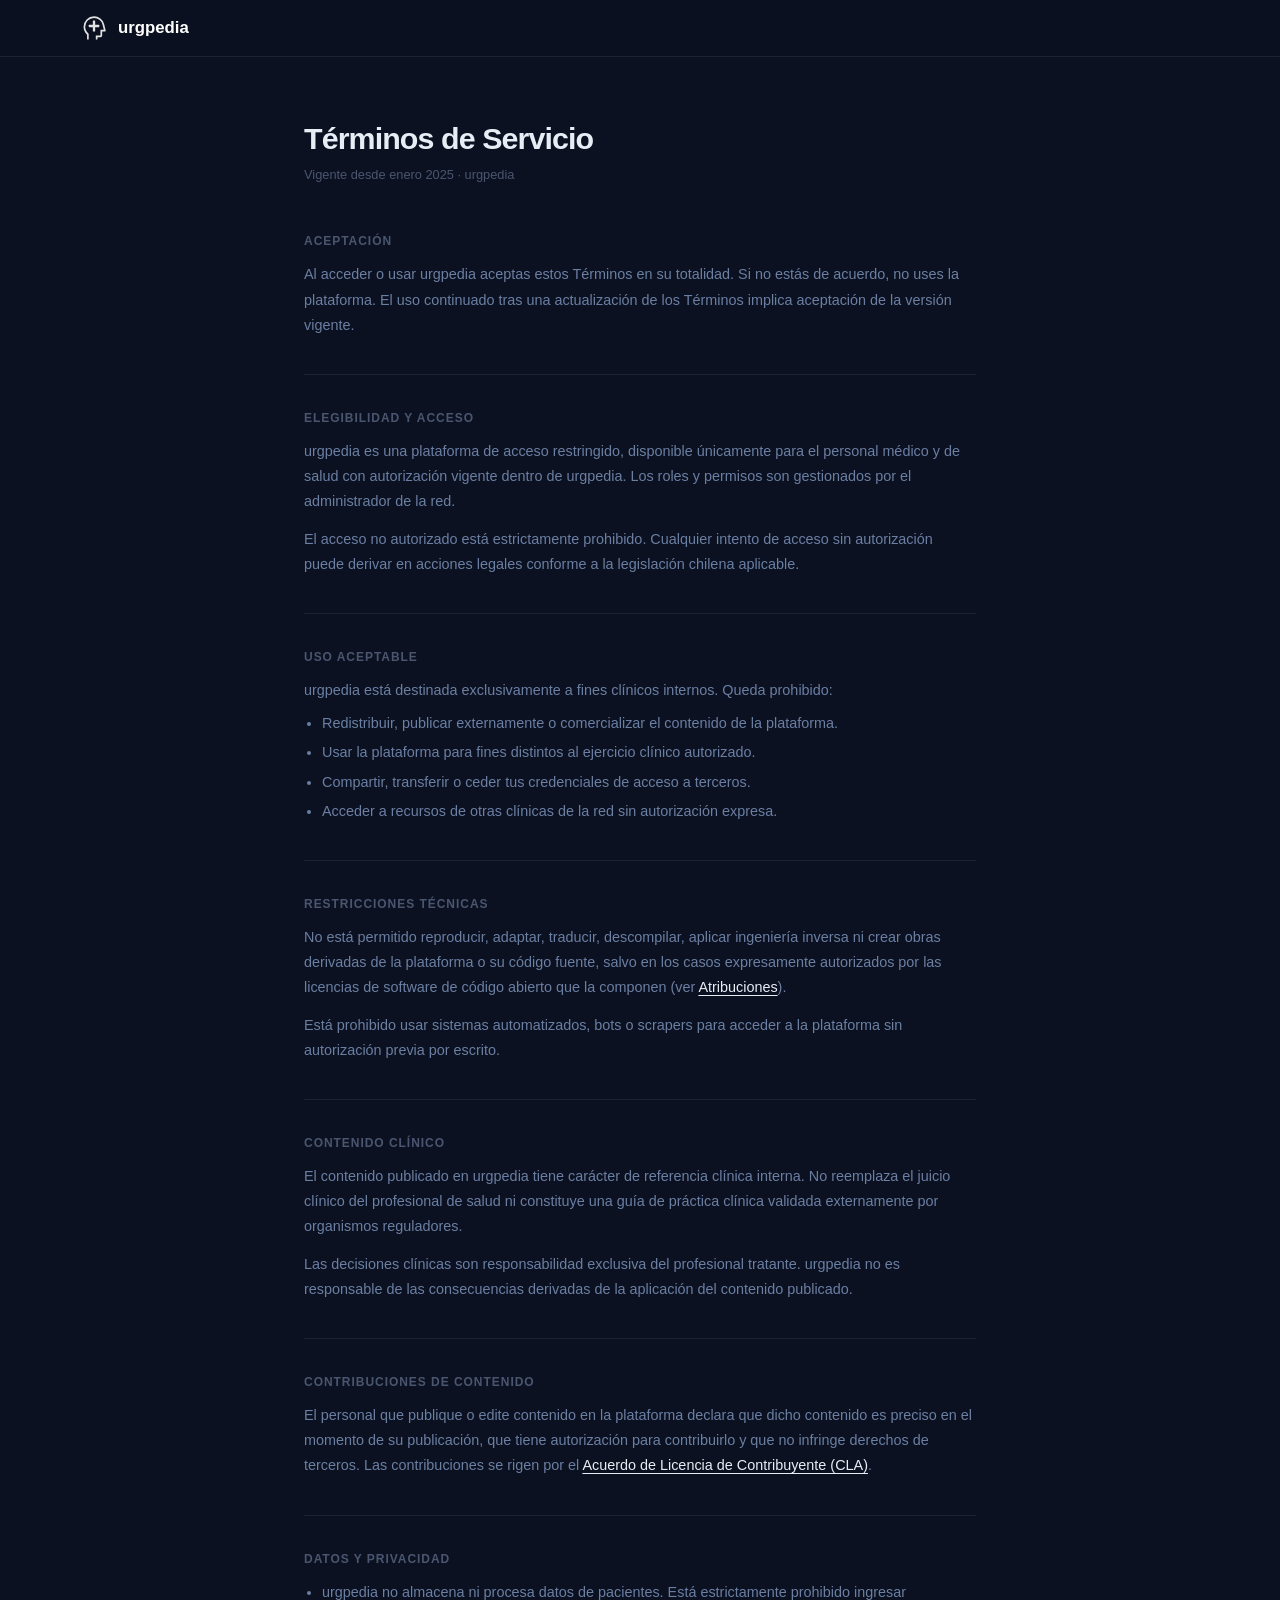
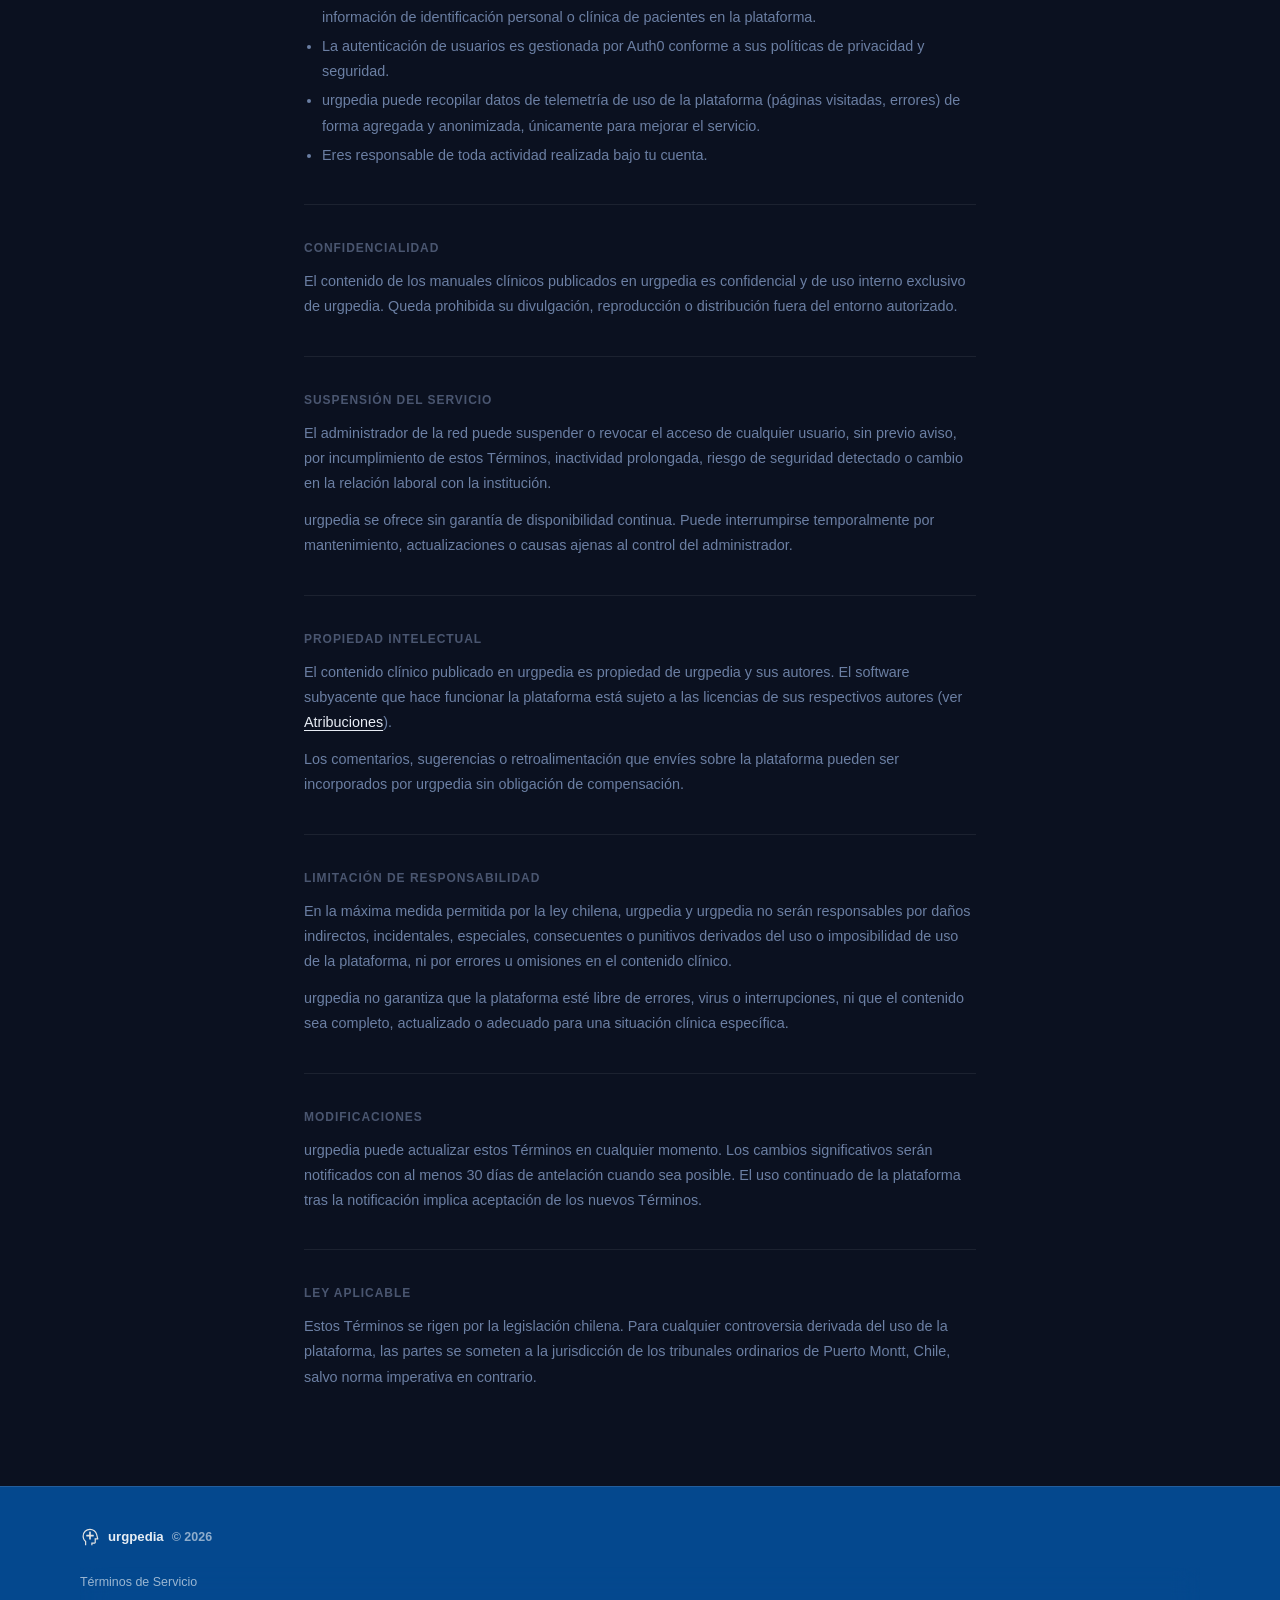
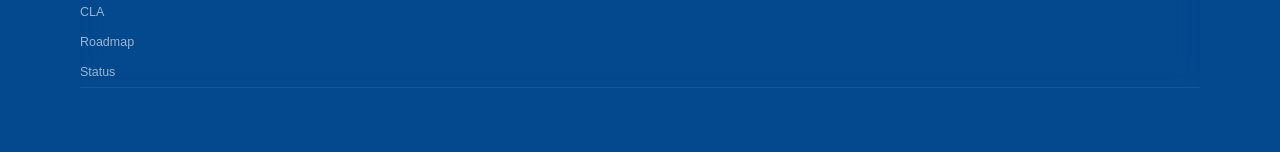
<file: landing/terminos/index.html>
<!DOCTYPE html>
<html lang="es">
<head>
  <meta charset="UTF-8">
  <meta name="viewport" content="width=device-width, initial-scale=1.0">
  <title>Términos de Servicio — urgpedia</title>
  <link rel="icon" type="image/svg+xml" href="/assets/urgpedia-favicon.svg">
  <style>
    *, *::before, *::after { box-sizing: border-box; margin: 0; padding: 0; }
    :root {
      --bg: #0b1120; --bg-card: #0f1929;
      --border: rgba(255,255,255,.07);
      --text: #e8edf5; --text-muted: #6b7fa3; --text-dim: #4a5670;
      --white: #ffffff;
    }
    body {
      font-family: -apple-system, BlinkMacSystemFont, 'Segoe UI', Roboto, sans-serif;
      background: var(--bg); color: var(--text); min-height: 100vh;
      display: flex; flex-direction: column;
    }
    nav {
      position: sticky; top: 0; z-index: 100;
      background: rgba(11,17,32,.85); border-bottom: 1px solid var(--border);
      backdrop-filter: blur(12px); -webkit-backdrop-filter: blur(12px);
    }
    .nav-inner {
      max-width: 1120px; margin: 0 auto; padding: 0;
      height: 56px; display: flex; align-items: center;
    }
    .nav-brand { display: flex; align-items: center; gap: 10px; text-decoration: none; }
    .nav-brand img { width: 28px; height: 28px; }
    .nav-brand-name { font-size: 1.05rem; font-weight: 700; color: var(--white); }
    main { flex: 1; }
    .content { max-width: 720px; margin: 0 auto; padding: 64px 24px 96px; }
    h1 { font-size: clamp(1.4rem,3vw,1.9rem); font-weight: 700; letter-spacing: -.03em; margin-bottom: 8px; }
    .meta { color: var(--text-dim); font-size: .8rem; margin-bottom: 48px; }
    section { padding-top: 36px; margin-top: 36px; border-top: 1px solid var(--border); }
    section:first-of-type { border-top: none; padding-top: 0; margin-top: 0; }
    h2 { font-size: .75rem; font-weight: 600; color: var(--text-dim); text-transform: uppercase; letter-spacing: .08em; margin-bottom: 14px; }
    p { font-size: .9rem; color: var(--text-muted); line-height: 1.75; }
    p + p { margin-top: 12px; }
    ul { padding-left: 18px; margin-top: 8px; }
    li { font-size: .9rem; color: var(--text-muted); line-height: 1.75; margin-bottom: 4px; }
    footer { border-top: 1px solid rgba(255,255,255,.12); background: #04488e; }
    .footer-inner {
      max-width: 1120px; margin: 0 auto; padding: 40px 0 64px;
      display: flex; flex-direction: column; gap: 20px;
    }
    .footer-brand { display: flex; align-items: center; gap: 8px; color: rgba(255,255,255,.9); font-weight: 600; font-size: .825rem; }
    .footer-brand img { width: 20px; height: 20px; }
    .footer-copy { color: rgba(255,255,255,.55); font-size: .78rem; }
    .footer-links { display: flex; flex-direction: column; gap: 0; background: transparent; }
    .footer-links a { color: rgba(255,255,255,.6); text-decoration: none; font-size: .78rem; transition: color .15s; width: fit-content; padding: 8px 0; }
    .footer-links a:hover { color: rgba(255,255,255,.95); }
    @media (max-width: 768px) {
      .nav-inner { padding: 0 16px; }
      .footer-inner { padding: 40px 16px 64px; }
    }
  </style>
</head>
<body>
<nav>
  <div class="nav-inner">
    <a href="/" class="nav-brand">
      <img src="/assets/urgpedia-icon.svg" alt="urgpedia" width="28" height="28">
      <span class="nav-brand-name">urgpedia</span>
    </a>
  </div>
</nav>
<main>
  <div class="content">
    <h1>Términos de Servicio</h1>
    <p class="meta">Vigente desde enero 2025 · urgpedia</p>

    <section>
      <h2>Aceptación</h2>
      <p>Al acceder o usar urgpedia aceptas estos Términos en su totalidad. Si no estás de acuerdo, no uses la plataforma. El uso continuado tras una actualización de los Términos implica aceptación de la versión vigente.</p>
    </section>

    <section>
      <h2>Elegibilidad y acceso</h2>
      <p>urgpedia es una plataforma de acceso restringido, disponible únicamente para el personal médico y de salud con autorización vigente dentro de urgpedia. Los roles y permisos son gestionados por el administrador de la red.</p>
      <p>El acceso no autorizado está estrictamente prohibido. Cualquier intento de acceso sin autorización puede derivar en acciones legales conforme a la legislación chilena aplicable.</p>
    </section>

    <section>
      <h2>Uso aceptable</h2>
      <p>urgpedia está destinada exclusivamente a fines clínicos internos. Queda prohibido:</p>
      <ul>
        <li>Redistribuir, publicar externamente o comercializar el contenido de la plataforma.</li>
        <li>Usar la plataforma para fines distintos al ejercicio clínico autorizado.</li>
        <li>Compartir, transferir o ceder tus credenciales de acceso a terceros.</li>
        <li>Acceder a recursos de otras clínicas de la red sin autorización expresa.</li>
      </ul>
    </section>

    <section>
      <h2>Restricciones técnicas</h2>
      <p>No está permitido reproducir, adaptar, traducir, descompilar, aplicar ingeniería inversa ni crear obras derivadas de la plataforma o su código fuente, salvo en los casos expresamente autorizados por las licencias de software de código abierto que la componen (ver <a href="/atribuciones" style="color:var(--text);text-underline-offset:3px;">Atribuciones</a>).</p>
      <p>Está prohibido usar sistemas automatizados, bots o scrapers para acceder a la plataforma sin autorización previa por escrito.</p>
    </section>

    <section>
      <h2>Contenido clínico</h2>
      <p>El contenido publicado en urgpedia tiene carácter de referencia clínica interna. No reemplaza el juicio clínico del profesional de salud ni constituye una guía de práctica clínica validada externamente por organismos reguladores.</p>
      <p>Las decisiones clínicas son responsabilidad exclusiva del profesional tratante. urgpedia no es responsable de las consecuencias derivadas de la aplicación del contenido publicado.</p>
    </section>

    <section>
      <h2>Contribuciones de contenido</h2>
      <p>El personal que publique o edite contenido en la plataforma declara que dicho contenido es preciso en el momento de su publicación, que tiene autorización para contribuirlo y que no infringe derechos de terceros. Las contribuciones se rigen por el <a href="/cla" style="color:var(--text);text-underline-offset:3px;">Acuerdo de Licencia de Contribuyente (CLA)</a>.</p>
    </section>

    <section>
      <h2>Datos y privacidad</h2>
      <ul>
        <li>urgpedia no almacena ni procesa datos de pacientes. Está estrictamente prohibido ingresar información de identificación personal o clínica de pacientes en la plataforma.</li>
        <li>La autenticación de usuarios es gestionada por Auth0 conforme a sus políticas de privacidad y seguridad.</li>
        <li>urgpedia puede recopilar datos de telemetría de uso de la plataforma (páginas visitadas, errores) de forma agregada y anonimizada, únicamente para mejorar el servicio.</li>
        <li>Eres responsable de toda actividad realizada bajo tu cuenta.</li>
      </ul>
    </section>

    <section>
      <h2>Confidencialidad</h2>
      <p>El contenido de los manuales clínicos publicados en urgpedia es confidencial y de uso interno exclusivo de urgpedia. Queda prohibida su divulgación, reproducción o distribución fuera del entorno autorizado.</p>
    </section>

    <section>
      <h2>Suspensión del servicio</h2>
      <p>El administrador de la red puede suspender o revocar el acceso de cualquier usuario, sin previo aviso, por incumplimiento de estos Términos, inactividad prolongada, riesgo de seguridad detectado o cambio en la relación laboral con la institución.</p>
      <p>urgpedia se ofrece sin garantía de disponibilidad continua. Puede interrumpirse temporalmente por mantenimiento, actualizaciones o causas ajenas al control del administrador.</p>
    </section>

    <section>
      <h2>Propiedad intelectual</h2>
      <p>El contenido clínico publicado en urgpedia es propiedad de urgpedia y sus autores. El software subyacente que hace funcionar la plataforma está sujeto a las licencias de sus respectivos autores (ver <a href="/atribuciones" style="color:var(--text);text-underline-offset:3px;">Atribuciones</a>).</p>
      <p>Los comentarios, sugerencias o retroalimentación que envíes sobre la plataforma pueden ser incorporados por urgpedia sin obligación de compensación.</p>
    </section>

    <section>
      <h2>Limitación de responsabilidad</h2>
      <p>En la máxima medida permitida por la ley chilena, urgpedia y urgpedia no serán responsables por daños indirectos, incidentales, especiales, consecuentes o punitivos derivados del uso o imposibilidad de uso de la plataforma, ni por errores u omisiones en el contenido clínico.</p>
      <p>urgpedia no garantiza que la plataforma esté libre de errores, virus o interrupciones, ni que el contenido sea completo, actualizado o adecuado para una situación clínica específica.</p>
    </section>

    <section>
      <h2>Modificaciones</h2>
      <p>urgpedia puede actualizar estos Términos en cualquier momento. Los cambios significativos serán notificados con al menos 30 días de antelación cuando sea posible. El uso continuado de la plataforma tras la notificación implica aceptación de los nuevos Términos.</p>
    </section>

    <section>
      <h2>Ley aplicable</h2>
      <p>Estos Términos se rigen por la legislación chilena. Para cualquier controversia derivada del uso de la plataforma, las partes se someten a la jurisdicción de los tribunales ordinarios de Puerto Montt, Chile, salvo norma imperativa en contrario.</p>
    </section>
  </div>
</main>
<footer>
  <div class="footer-inner">
    <div class="footer-brand">
      <img src="/assets/urgpedia-icon.svg" alt="urgpedia" width="20" height="20">
      <span>urgpedia</span>
      <span class="footer-copy">© 2026</span>
    </div>
    <nav class="footer-links">
      <a href="/terminos">Términos de Servicio</a>
      <a href="/cla">CLA</a>
      <a href="/roadmap">Roadmap</a>
      <a href="/status">Status</a>
    </nav>
  </div>
</footer>
</body>
</html>
</file>
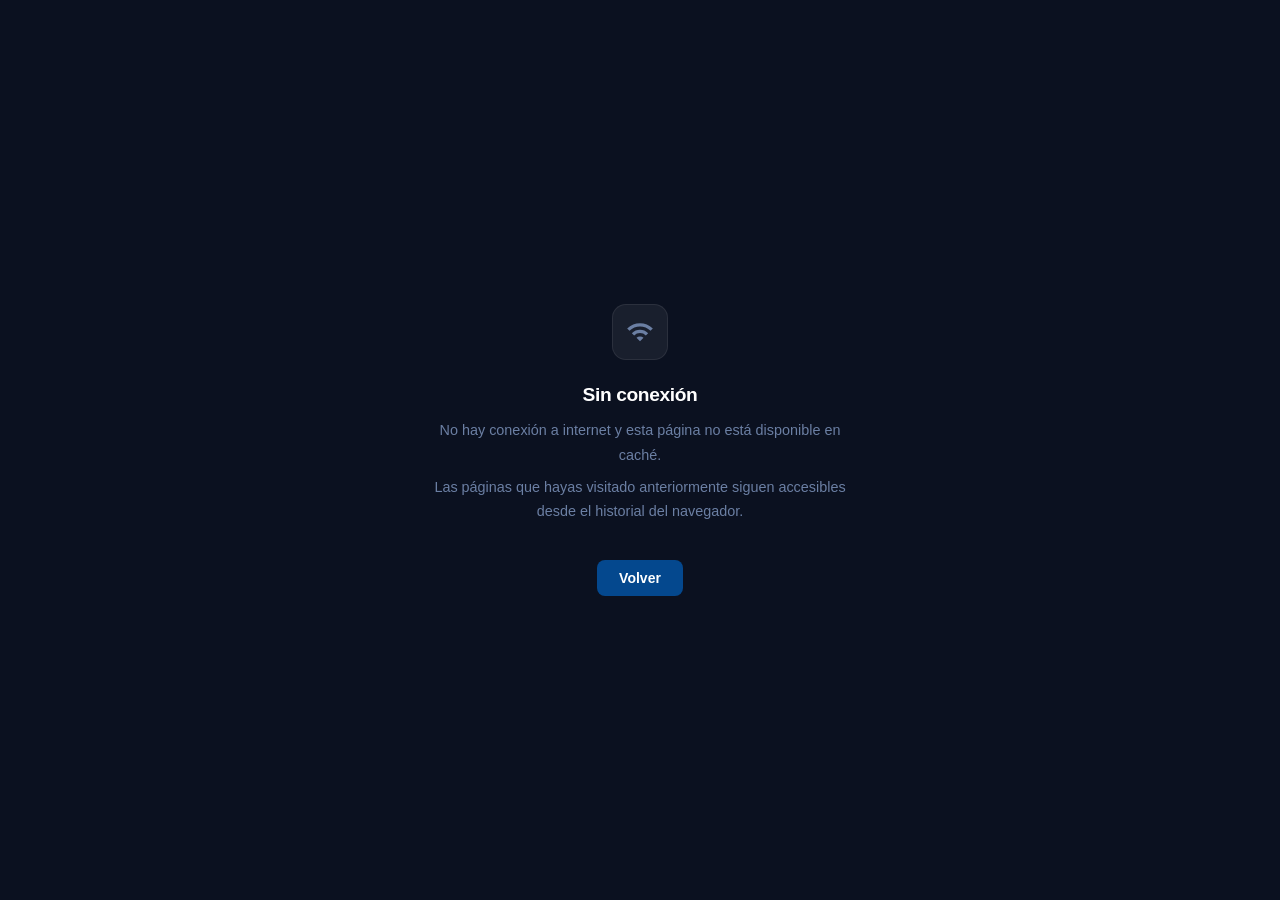
<file: landing/caspm-pwa/offline.html>
<!DOCTYPE html>
<html lang="es">
<head>
  <meta charset="UTF-8">
  <meta name="viewport" content="width=device-width, initial-scale=1.0">
  <title>Sin conexión — urgpedia</title>
  <style>
    *, *::before, *::after { box-sizing: border-box; margin: 0; padding: 0; }
    body {
      font-family: -apple-system, BlinkMacSystemFont, 'Segoe UI', Roboto, sans-serif;
      background: #0b1120; color: #e8edf5;
      min-height: 100vh; display: flex; align-items: center; justify-content: center;
      padding: 24px;
    }
    .card {
      max-width: 420px; width: 100%; text-align: center;
    }
    .icon {
      width: 56px; height: 56px; margin: 0 auto 24px;
      background: rgba(255,255,255,.06); border: 1px solid rgba(255,255,255,.08);
      border-radius: 14px; display: flex; align-items: center; justify-content: center;
    }
    .icon svg { width: 28px; height: 28px; }
    h1 {
      font-size: 1.2rem; font-weight: 700; letter-spacing: -.02em;
      margin-bottom: 12px; color: #fff;
    }
    p { font-size: .9rem; color: #6b7fa3; line-height: 1.7; margin-bottom: 8px; }
    .btn {
      display: inline-block; margin-top: 28px;
      padding: 10px 22px; border-radius: 8px;
      background: #04488e; color: #fff; font-size: .875rem; font-weight: 600;
      text-decoration: none; border: none; cursor: pointer;
      transition: background .15s;
    }
    .btn:hover { background: #1a6bc7; }
  </style>
</head>
<body>
  <div class="card">
    <div class="icon">
      <svg xmlns="http://www.w3.org/2000/svg" viewBox="0 0 24 24" fill="#6b7fa3">
        <path d="M1 9l2 2c4.97-4.97 13.03-4.97 18 0l2-2C16.93 2.93 7.08 2.93 1 9zm8 8l3 3 3-3a4.237 4.237 0 00-6 0zm-4-4l2 2a7.074 7.074 0 0110 0l2-2C15.14 9.14 8.87 9.14 5 13z"/>
      </svg>
    </div>
    <h1>Sin conexión</h1>
    <p>No hay conexión a internet y esta página no está disponible en caché.</p>
    <p>Las páginas que hayas visitado anteriormente siguen accesibles desde el historial del navegador.</p>
    <button class="btn" onclick="window.history.back()">Volver</button>
  </div>
</body>
</html>
</file>
